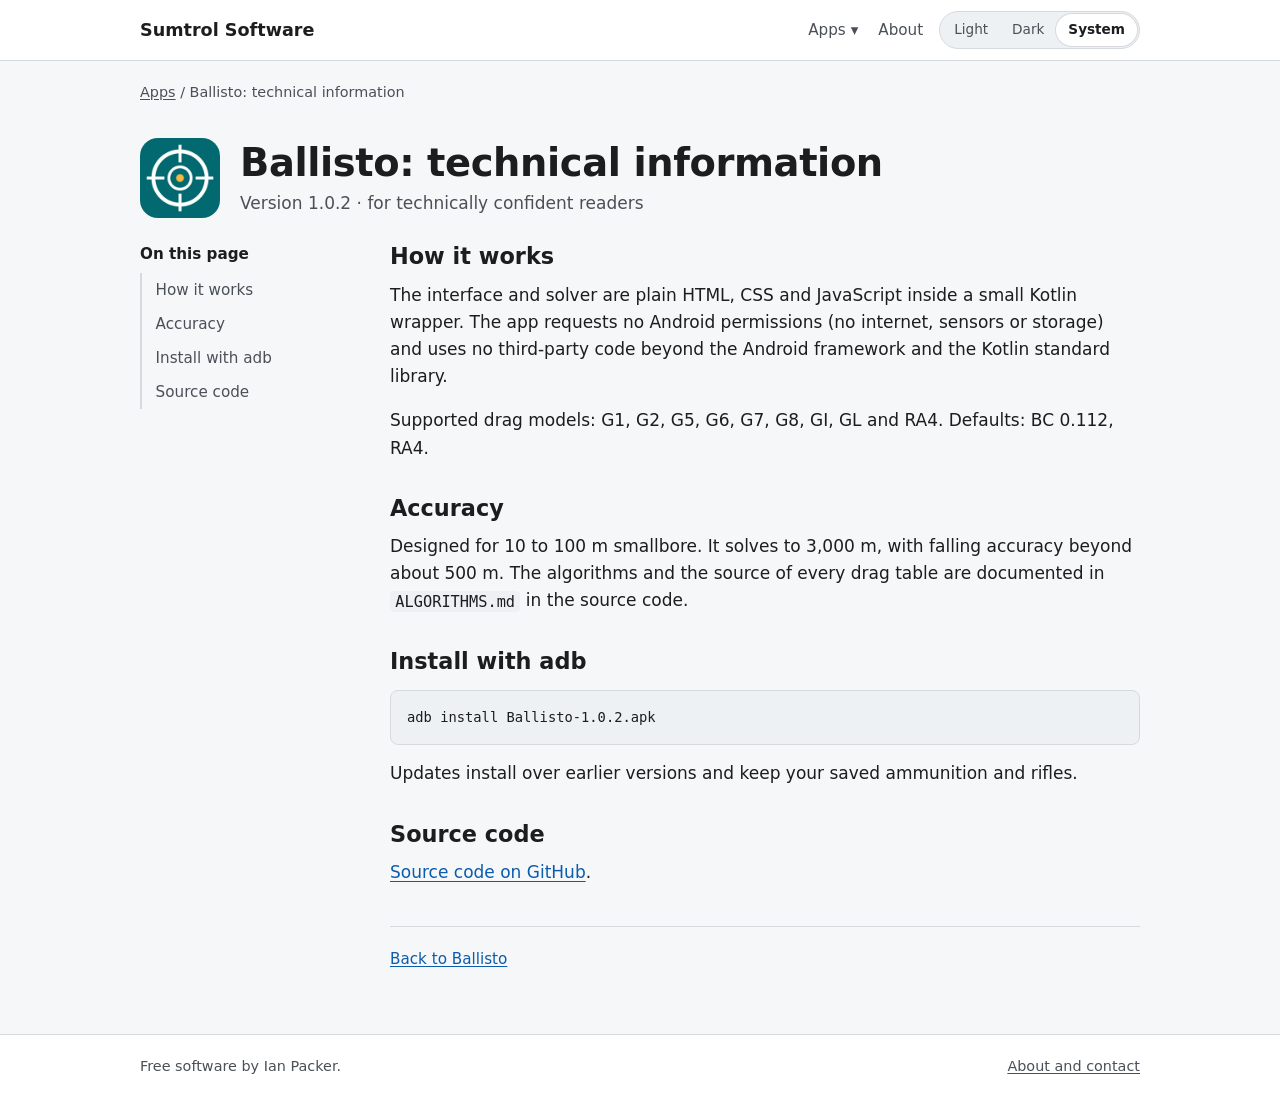
<file: ballisto/technical/index.html>
<!DOCTYPE html>
<!--
  ballisto/technical/index.html - Ballisto technical page: detail for technically confident readers.
  Plain HTML: edit the words directly between the tags. The header and footer
  are repeated on every page, so a change there needs making on each page.
-->
<html lang="en-GB">
<head>
<meta charset="utf-8">
<meta name="viewport" content="width=device-width, initial-scale=1">
<title>Ballisto: technical information</title>
<meta name="description" content="Ballisto technical details: solver, drag models, accuracy limits and adb installation.">
<link rel="canonical" href="https://software.sumtrol.uk/ballisto/technical/">
<meta name="color-scheme" content="light dark">
<meta name="theme-color" content="#ffffff" media="(prefers-color-scheme: light)">
<meta name="theme-color" content="#1c1f23" media="(prefers-color-scheme: dark)">
<meta property="og:title" content="Ballisto: technical information">
<meta property="og:description" content="Ballisto technical details: solver, drag models, accuracy limits and adb installation.">
<meta property="og:type" content="website">
<meta property="og:url" content="https://software.sumtrol.uk/ballisto/technical/">
<link rel="stylesheet" href="../../assets/css/site.css">
<script src="../../assets/js/site.js"></script>
</head>
<body>
<a class="skip" href="#main">Skip to content</a>
<header class="site-header">
  <div class="wrap">
    <a class="brand" href="../../">Sumtrol Software</a>
    <div class="header-right">
      <nav class="site-nav" aria-label="Main">
        <div class="menu">
          <button type="button" class="menu-toggle" aria-expanded="false" aria-controls="apps-menu">Apps <span aria-hidden="true">▾</span></button>
          <ul class="menu-list" id="apps-menu" hidden>
            <li><a href="../../blighter-restrictor/">Blighter Restrictor</a></li>
            <li><a href="../../xtweetdelete/">XTweetDelete</a></li>
            <li><a href="../../ballisto/" aria-current="page">Ballisto</a></li>
            <li class="menu-all"><a href="../../">All apps</a></li>
          </ul>
        </div>
        <a href="../../about/" data-about>About</a>
      </nav>
      <div class="theme-switch" role="group" aria-label="Colour theme">
        <button type="button" data-theme="light" aria-pressed="false">Light</button>
        <button type="button" data-theme="dark" aria-pressed="false">Dark</button>
        <button type="button" data-theme="system" aria-pressed="true">System</button>
      </div>
    </div>
  </div>
</header>
<main id="main">
<div class="wrap">
<p class="crumbs"><a href="../../">Apps</a> / Ballisto: technical information</p>
<div class="app-hero"><img class="app-icon" src="../../assets/img/ballisto-icon.png" alt="" width="80" height="80">
<div><h1>Ballisto: technical information</h1><p class="meta">Version 1.0.2 · for technically confident readers</p></div></div>
<div class="layout">
<nav class="toc" aria-label="On this page"><p>On this page</p><ol><li><a href="#how">How it works</a></li><li><a href="#accuracy">Accuracy</a></li><li><a href="#cli">Install with adb</a></li><li><a href="#source">Source code</a></li></ol></nav>
<div class="content">
<!-- DRAFT -->
<section id="how"><h2>How it works</h2>
<p>The interface and solver are plain HTML, CSS and JavaScript inside a small Kotlin wrapper. The app requests no Android permissions (no internet, sensors or storage) and uses no third-party code beyond the Android framework and the Kotlin standard library.</p>
<p>Supported drag models: G1, G2, G5, G6, G7, G8, GI, GL and RA4. Defaults: BC 0.112, RA4.</p></section>
<section id="accuracy"><h2>Accuracy</h2>
<p>Designed for 10 to 100 m smallbore. It solves to 3,000 m, with falling accuracy beyond about 500 m. The algorithms and the source of every drag table are documented in <code>ALGORITHMS.md</code> in the source code.</p></section>
<section id="cli"><h2>Install with adb</h2>
<pre><code>adb install Ballisto-1.0.2.apk</code></pre>
<p>Updates install over earlier versions and keep your saved ammunition and rifles.</p></section>
<section id="source"><h2>Source code</h2><p><a href="https://github.com/ianp5uk/Ballisto">Source code on GitHub</a>.</p></section>
<p class="tech-link"><a href="../">Back to Ballisto</a></p>
</div></div></div>
</main>
<footer class="site-footer">
  <div class="wrap">
    <span>Free software by Ian Packer.</span>
    <span><a href="../../about/" data-about>About and contact</a></span>
  </div>
</footer>
</body>
</html>
</file>
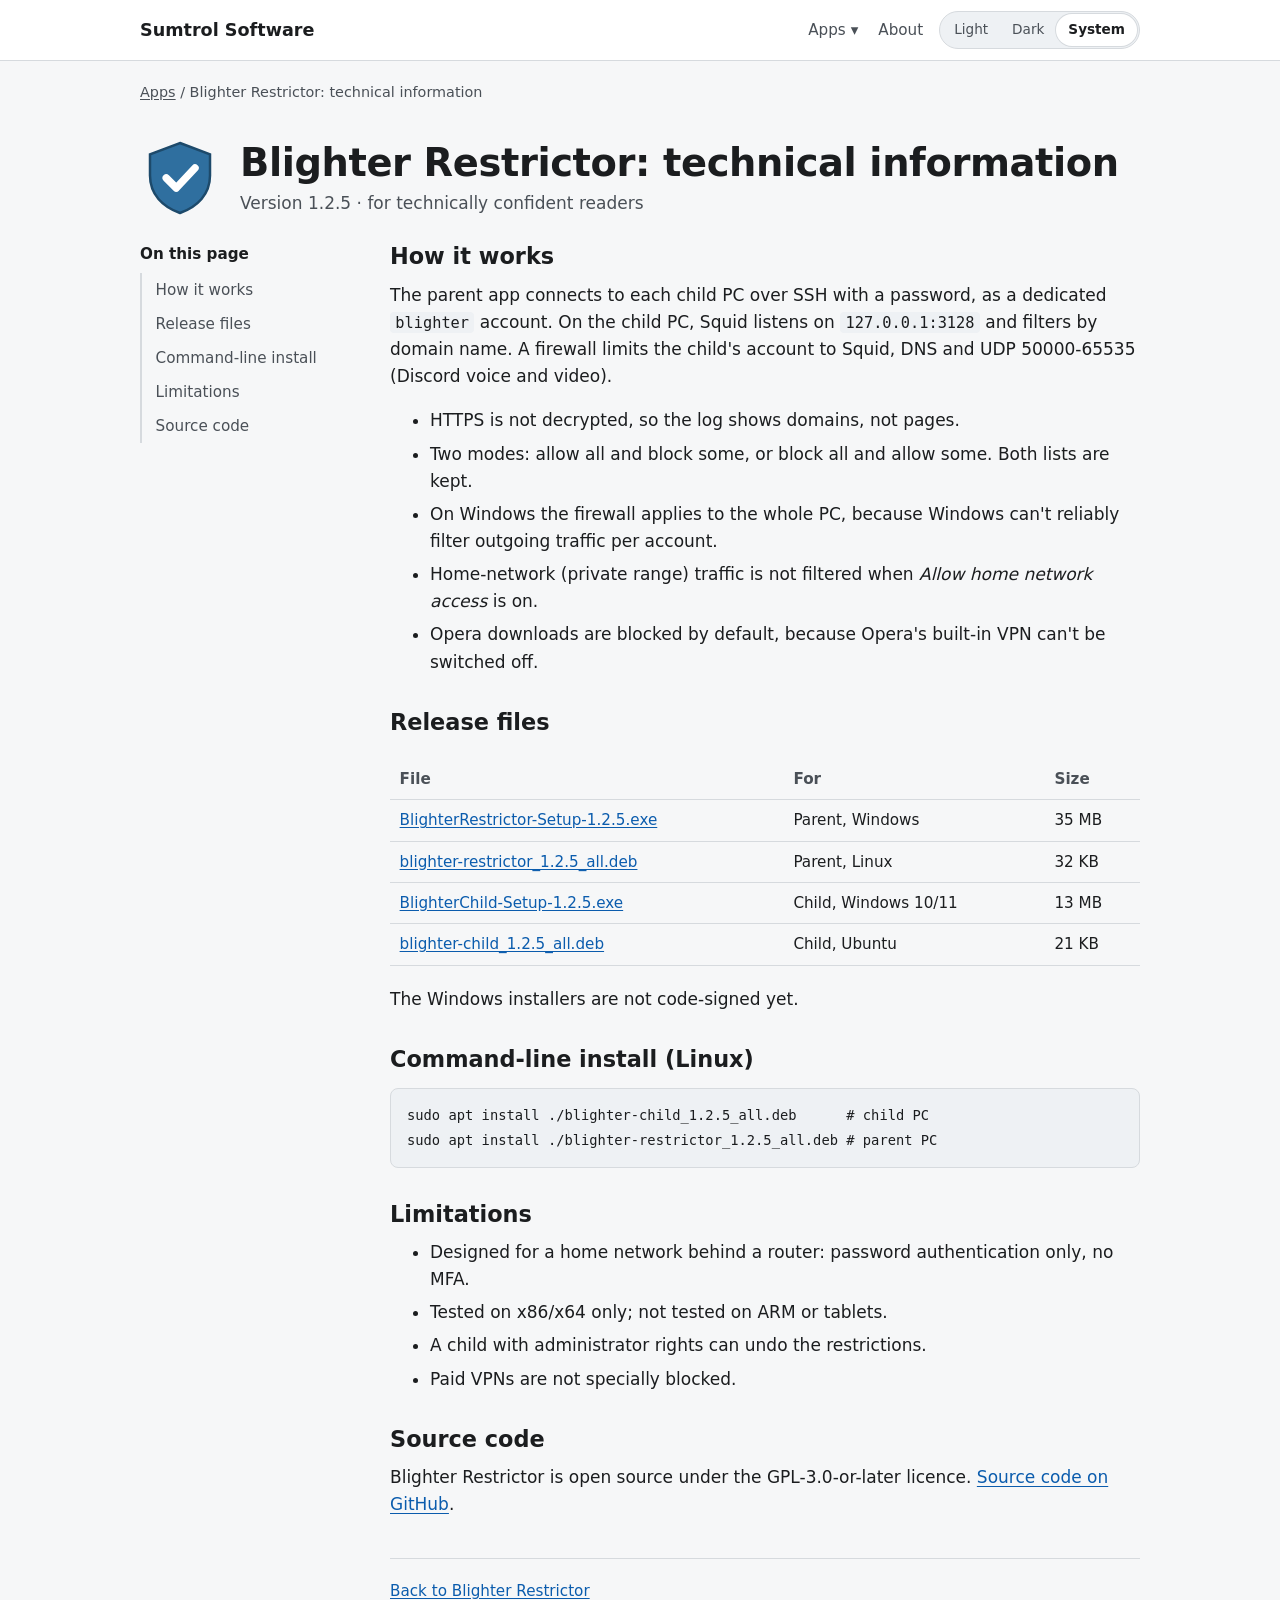
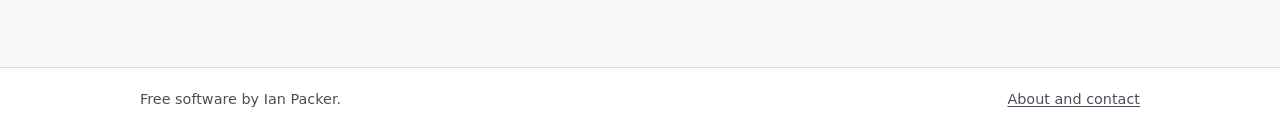
<file: blighter-restrictor/technical/index.html>
<!DOCTYPE html>
<!--
  blighter-restrictor/technical/index.html - Blighter Restrictor technical page: detail for technically confident readers.
  Plain HTML: edit the words directly between the tags. The header and footer
  are repeated on every page, so a change there needs making on each page.
-->
<html lang="en-GB">
<head>
<meta charset="utf-8">
<meta name="viewport" content="width=device-width, initial-scale=1">
<title>Blighter Restrictor: technical information</title>
<meta name="description" content="How Blighter Restrictor works: Squid domain filtering, SSH management, release files and command-line installation.">
<link rel="canonical" href="https://software.sumtrol.uk/blighter-restrictor/technical/">
<meta name="color-scheme" content="light dark">
<meta name="theme-color" content="#ffffff" media="(prefers-color-scheme: light)">
<meta name="theme-color" content="#1c1f23" media="(prefers-color-scheme: dark)">
<meta property="og:title" content="Blighter Restrictor: technical information">
<meta property="og:description" content="How Blighter Restrictor works: Squid domain filtering, SSH management, release files and command-line installation.">
<meta property="og:type" content="website">
<meta property="og:url" content="https://software.sumtrol.uk/blighter-restrictor/technical/">
<link rel="stylesheet" href="../../assets/css/site.css">
<script src="../../assets/js/site.js"></script>
</head>
<body>
<a class="skip" href="#main">Skip to content</a>
<header class="site-header">
  <div class="wrap">
    <a class="brand" href="../../">Sumtrol Software</a>
    <div class="header-right">
      <nav class="site-nav" aria-label="Main">
        <div class="menu">
          <button type="button" class="menu-toggle" aria-expanded="false" aria-controls="apps-menu">Apps <span aria-hidden="true">▾</span></button>
          <ul class="menu-list" id="apps-menu" hidden>
            <li><a href="../../blighter-restrictor/" aria-current="page">Blighter Restrictor</a></li>
            <li><a href="../../xtweetdelete/">XTweetDelete</a></li>
            <li><a href="../../ballisto/">Ballisto</a></li>
            <li class="menu-all"><a href="../../">All apps</a></li>
          </ul>
        </div>
        <a href="../../about/" data-about>About</a>
      </nav>
      <div class="theme-switch" role="group" aria-label="Colour theme">
        <button type="button" data-theme="light" aria-pressed="false">Light</button>
        <button type="button" data-theme="dark" aria-pressed="false">Dark</button>
        <button type="button" data-theme="system" aria-pressed="true">System</button>
      </div>
    </div>
  </div>
</header>
<main id="main">
<div class="wrap">
<p class="crumbs"><a href="../../">Apps</a> / Blighter Restrictor: technical information</p>
<div class="app-hero"><img class="app-icon" src="../../assets/img/blighter-icon.svg" alt="" width="80" height="80">
<div><h1>Blighter Restrictor: technical information</h1><p class="meta">Version 1.2.5 · for technically confident readers</p></div></div>
<div class="layout">
<nav class="toc" aria-label="On this page"><p>On this page</p><ol><li><a href="#how">How it works</a></li><li><a href="#files">Release files</a></li><li><a href="#cli">Command-line install</a></li><li><a href="#limits">Limitations</a></li><li><a href="#source">Source code</a></li></ol></nav>
<div class="content">
<!-- DRAFT: taken from the README; trim or expand as you like. -->
<section id="how"><h2>How it works</h2>
<p>The parent app connects to each child PC over SSH with a password, as a dedicated <code>blighter</code> account. On the child PC, Squid listens on <code>127.0.0.1:3128</code> and filters by domain name. A firewall limits the child's account to Squid, DNS and UDP 50000-65535 (Discord voice and video).</p>
<ul>
<li>HTTPS is not decrypted, so the log shows domains, not pages.</li>
<li>Two modes: allow all and block some, or block all and allow some. Both lists are kept.</li>
<li>On Windows the firewall applies to the whole PC, because Windows can't reliably filter outgoing traffic per account.</li>
<li>Home-network (private range) traffic is not filtered when <em>Allow home network access</em> is on.</li>
<li>Opera downloads are blocked by default, because Opera's built-in VPN can't be switched off.</li>
</ul></section>
<section id="files"><h2>Release files</h2>
<div class="table-wrap"><table><thead><tr><th>File</th><th>For</th><th>Size</th></tr></thead><tbody>
<tr><td><a href="https://github.com/ianp5uk/blighter-restrictor/releases/download/V1.2.5/BlighterRestrictor-Setup-1.2.5.exe">BlighterRestrictor-Setup-1.2.5.exe</a></td><td>Parent, Windows</td><td>35 MB</td></tr>
<tr><td><a href="https://github.com/ianp5uk/blighter-restrictor/releases/download/V1.2.5/blighter-restrictor_1.2.5_all.deb">blighter-restrictor_1.2.5_all.deb</a></td><td>Parent, Linux</td><td>32 KB</td></tr>
<tr><td><a href="https://github.com/ianp5uk/blighter-restrictor/releases/download/V1.2.5/BlighterChild-Setup-1.2.5.exe">BlighterChild-Setup-1.2.5.exe</a></td><td>Child, Windows 10/11</td><td>13 MB</td></tr>
<tr><td><a href="https://github.com/ianp5uk/blighter-restrictor/releases/download/V1.2.5/blighter-child_1.2.5_all.deb">blighter-child_1.2.5_all.deb</a></td><td>Child, Ubuntu</td><td>21 KB</td></tr>
</tbody></table></div>
<p>The Windows installers are not code-signed yet.</p></section>
<section id="cli"><h2>Command-line install (Linux)</h2>
<pre><code>sudo apt install ./blighter-child_1.2.5_all.deb      # child PC
sudo apt install ./blighter-restrictor_1.2.5_all.deb # parent PC</code></pre></section>
<section id="limits"><h2>Limitations</h2>
<ul>
<li>Designed for a home network behind a router: password authentication only, no MFA.</li>
<li>Tested on x86/x64 only; not tested on ARM or tablets.</li>
<li>A child with administrator rights can undo the restrictions.</li>
<li>Paid VPNs are not specially blocked.</li>
</ul></section>
<section id="source"><h2>Source code</h2>
<p>Blighter Restrictor is open source under the GPL-3.0-or-later licence. <a href="https://github.com/ianp5uk/blighter-restrictor">Source code on GitHub</a>.</p></section>
<p class="tech-link"><a href="../">Back to Blighter Restrictor</a></p>
</div></div></div>
</main>
<footer class="site-footer">
  <div class="wrap">
    <span>Free software by Ian Packer.</span>
    <span><a href="../../about/" data-about>About and contact</a></span>
  </div>
</footer>
</body>
</html>
</file>
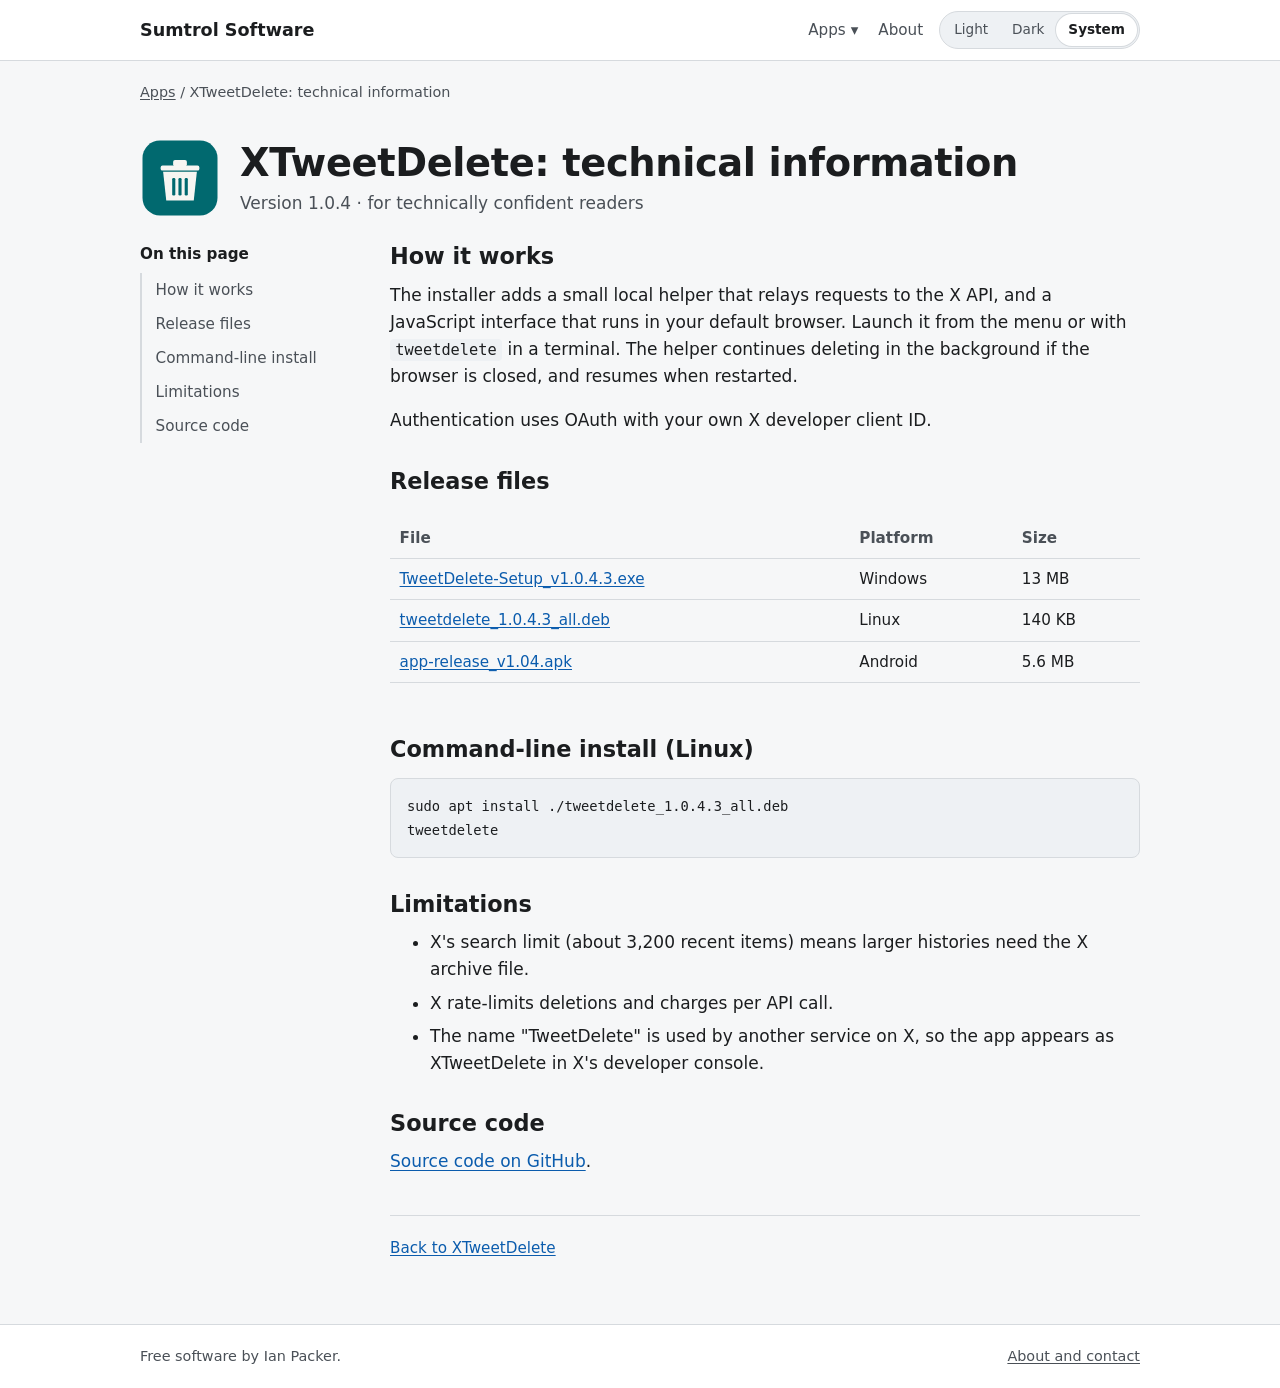
<file: xtweetdelete/technical/index.html>
<!DOCTYPE html>
<!--
  xtweetdelete/technical/index.html - XTweetDelete technical page: detail for technically confident readers.
  Plain HTML: edit the words directly between the tags. The header and footer
  are repeated on every page, so a change there needs making on each page.
-->
<html lang="en-GB">
<head>
<meta charset="utf-8">
<meta name="viewport" content="width=device-width, initial-scale=1">
<title>XTweetDelete: technical information</title>
<meta name="description" content="How XTweetDelete works, release files, command-line installation and X API limits.">
<link rel="canonical" href="https://software.sumtrol.uk/xtweetdelete/technical/">
<meta name="color-scheme" content="light dark">
<meta name="theme-color" content="#ffffff" media="(prefers-color-scheme: light)">
<meta name="theme-color" content="#1c1f23" media="(prefers-color-scheme: dark)">
<meta property="og:title" content="XTweetDelete: technical information">
<meta property="og:description" content="How XTweetDelete works, release files, command-line installation and X API limits.">
<meta property="og:type" content="website">
<meta property="og:url" content="https://software.sumtrol.uk/xtweetdelete/technical/">
<link rel="stylesheet" href="../../assets/css/site.css">
<script src="../../assets/js/site.js"></script>
</head>
<body>
<a class="skip" href="#main">Skip to content</a>
<header class="site-header">
  <div class="wrap">
    <a class="brand" href="../../">Sumtrol Software</a>
    <div class="header-right">
      <nav class="site-nav" aria-label="Main">
        <div class="menu">
          <button type="button" class="menu-toggle" aria-expanded="false" aria-controls="apps-menu">Apps <span aria-hidden="true">▾</span></button>
          <ul class="menu-list" id="apps-menu" hidden>
            <li><a href="../../blighter-restrictor/">Blighter Restrictor</a></li>
            <li><a href="../../xtweetdelete/" aria-current="page">XTweetDelete</a></li>
            <li><a href="../../ballisto/">Ballisto</a></li>
            <li class="menu-all"><a href="../../">All apps</a></li>
          </ul>
        </div>
        <a href="../../about/" data-about>About</a>
      </nav>
      <div class="theme-switch" role="group" aria-label="Colour theme">
        <button type="button" data-theme="light" aria-pressed="false">Light</button>
        <button type="button" data-theme="dark" aria-pressed="false">Dark</button>
        <button type="button" data-theme="system" aria-pressed="true">System</button>
      </div>
    </div>
  </div>
</header>
<main id="main">
<div class="wrap">
<p class="crumbs"><a href="../../">Apps</a> / XTweetDelete: technical information</p>
<div class="app-hero"><img class="app-icon" src="../../assets/img/xtweetdelete-icon.svg" alt="" width="80" height="80">
<div><h1>XTweetDelete: technical information</h1><p class="meta">Version 1.0.4 · for technically confident readers</p></div></div>
<div class="layout">
<nav class="toc" aria-label="On this page"><p>On this page</p><ol><li><a href="#how">How it works</a></li><li><a href="#files">Release files</a></li><li><a href="#cli">Command-line install</a></li><li><a href="#limits">Limitations</a></li><li><a href="#source">Source code</a></li></ol></nav>
<div class="content">
<!-- DRAFT -->
<section id="how"><h2>How it works</h2>
<p>The installer adds a small local helper that relays requests to the X API, and a JavaScript interface that runs in your default browser. Launch it from the menu or with <code>tweetdelete</code> in a terminal. The helper continues deleting in the background if the browser is closed, and resumes when restarted.</p>
<p>Authentication uses OAuth with your own X developer client ID.</p></section>
<section id="files"><h2>Release files</h2>
<div class="table-wrap"><table><thead><tr><th>File</th><th>Platform</th><th>Size</th></tr></thead><tbody>
<tr><td><a href="https://github.com/ianp5uk/XTweetDelete/releases/download/TweetDelete_Windows_V1.0.4.3/TweetDelete-Setup_v1.0.4.3.exe">TweetDelete-Setup_v1.0.4.3.exe</a></td><td>Windows</td><td>13 MB</td></tr>
<tr><td><a href="https://github.com/ianp5uk/XTweetDelete/releases/download/TweetDelete_Linux_V1.0.4.3/tweetdelete_1.0.4.3_all.deb">tweetdelete_1.0.4.3_all.deb</a></td><td>Linux</td><td>140 KB</td></tr>
<tr><td><a href="https://github.com/ianp5uk/XTweetDelete/releases/download/TweetDelete_Android/app-release_v1.04.apk">app-release_v1.04.apk</a></td><td>Android</td><td>5.6 MB</td></tr>
</tbody></table></div></section>
<section id="cli"><h2>Command-line install (Linux)</h2>
<pre><code>sudo apt install ./tweetdelete_1.0.4.3_all.deb
tweetdelete</code></pre></section>
<section id="limits"><h2>Limitations</h2>
<ul><li>X's search limit (about 3,200 recent items) means larger histories need the X archive file.</li>
<li>X rate-limits deletions and charges per API call.</li>
<li>The name "TweetDelete" is used by another service on X, so the app appears as XTweetDelete in X's developer console.</li></ul></section>
<section id="source"><h2>Source code</h2><p><a href="https://github.com/ianp5uk/XTweetDelete">Source code on GitHub</a>.</p></section>
<p class="tech-link"><a href="../">Back to XTweetDelete</a></p>
</div></div></div>
</main>
<footer class="site-footer">
  <div class="wrap">
    <span>Free software by Ian Packer.</span>
    <span><a href="../../about/" data-about>About and contact</a></span>
  </div>
</footer>
</body>
</html>
</file>
<file: assets/css/site.css>
/*
  site.css - the single stylesheet for software.sumtrol.uk.
  Purpose: colours (light and dark), layout, typography and components for the
  catalogue page, the app pages and the technical pages. Uses only the visitor's
  built-in system fonts, so there are no font licences or downloads involved.

  Theme handling:
  - Light colours are the default (:root).
  - Dark colours apply when the visitor picked "Dark" (data-theme="dark"), or
    picked "System" / nothing and their device is set to dark.
  - Every text/background pair below meets WCAG AA contrast (4.5:1 or better).
*/

/* ---------- Colour tokens ---------- */
:root {
  color-scheme: light;
  --bg: #f6f7f8;          /* page background */
  --surface: #ffffff;     /* cards, header */
  --surface-2: #eef1f4;   /* subtle panels, code blocks */
  --text: #1b1d1f;        /* body text (16:1 on surface) */
  --muted: #4a5057;       /* secondary text (8:1 on surface) */
  --line: #d6dade;        /* borders */
  --accent: #0b5cad;      /* links and buttons (6.6:1 on surface) */
  --accent-hover: #084a8c;
  --on-accent: #ffffff;   /* text on accent buttons */
  --warn-bg: #fff4d6;     /* pre-release notice */
  --warn-text: #5c3d00;
  --warn-line: #e8c56a;
  --focus: #0b5cad;
}

/* Dark colours: written once as a mixin-style block, applied two ways. */
:root[data-theme="dark"] {
  color-scheme: dark;
  --bg: #121416;
  --surface: #1c1f23;
  --surface-2: #252a30;
  --text: #e8eaed;        /* 13:1 on surface */
  --muted: #aab1b9;       /* 7.5:1 on surface */
  --line: #353b42;
  --accent: #6cb2ff;      /* 7.4:1 on surface */
  --accent-hover: #95c8ff;
  --on-accent: #0b1420;
  --warn-bg: #3a2e10;
  --warn-text: #ffe2a3;
  --warn-line: #7a5f1f;
  --focus: #95c8ff;
}
@media (prefers-color-scheme: dark) {
  :root:not([data-theme="light"]):not([data-theme="dark"]) {
    color-scheme: dark;
    --bg: #121416;
    --surface: #1c1f23;
    --surface-2: #252a30;
    --text: #e8eaed;
    --muted: #aab1b9;
    --line: #353b42;
    --accent: #6cb2ff;
    --accent-hover: #95c8ff;
    --on-accent: #0b1420;
    --warn-bg: #3a2e10;
    --warn-text: #ffe2a3;
    --warn-line: #7a5f1f;
    --focus: #95c8ff;
  }
}

/* ---------- Base ---------- */
*, *::before, *::after { box-sizing: border-box; }
html { -webkit-text-size-adjust: 100%; text-size-adjust: 100%; }
body {
  margin: 0;
  background: var(--bg);
  color: var(--text);
  font-family: system-ui, -apple-system, "Segoe UI", Roboto, Ubuntu, Cantarell, "Noto Sans", "Helvetica Neue", Arial, sans-serif;
  font-size: 1.0625rem;
  line-height: 1.6;
}
img { max-width: 100%; height: auto; display: block; }
a { color: var(--accent); text-underline-offset: 0.15em; }
a:hover { color: var(--accent-hover); }
:focus-visible { outline: 3px solid var(--focus); outline-offset: 2px; border-radius: 4px; }
h1, h2, h3 { line-height: 1.25; margin: 0 0 0.5em; }
h1 { font-size: clamp(1.75rem, 1.3rem + 2vw, 2.4rem); letter-spacing: -0.01em; }
h2 { font-size: 1.4rem; margin-top: 2rem; }
h3 { font-size: 1.1rem; margin-top: 1.5rem; }
p, ul, ol { margin: 0 0 1em; }
li { margin-bottom: 0.35em; }
code, pre { font-family: ui-monospace, "Cascadia Mono", "DejaVu Sans Mono", Menlo, Consolas, monospace; font-size: 0.9em; }
code { background: var(--surface-2); padding: 0.1em 0.35em; border-radius: 4px; }
pre { background: var(--surface-2); border: 1px solid var(--line); border-radius: 8px; padding: 0.9rem 1rem; overflow-x: auto; }
pre code { background: none; padding: 0; }

.skip { position: absolute; left: -999px; top: 0; background: var(--surface); padding: 0.5rem 1rem; z-index: 10; }
.skip:focus { left: 0.5rem; top: 0.5rem; }

.wrap { max-width: 1040px; margin: 0 auto; padding: 0 1.25rem; }
.narrow { max-width: 760px; }

/* ---------- Header ---------- */
.site-header { background: var(--surface); border-bottom: 1px solid var(--line); }
.site-header .wrap { display: flex; align-items: center; justify-content: space-between; gap: 1rem; min-height: 60px; flex-wrap: wrap; padding-top: 0.5rem; padding-bottom: 0.5rem; }
.brand { font-weight: 700; font-size: 1.1rem; color: var(--text); text-decoration: none; }
.brand:hover { color: var(--text); }
.header-right { display: flex; align-items: center; gap: 1rem; flex-wrap: wrap; }
.site-nav a { color: var(--muted); text-decoration: none; font-size: 0.95rem; margin-left: 1rem; }
.site-nav a:first-child { margin-left: 0; }
.site-nav a:hover, .site-nav a[aria-current="page"] { color: var(--text); }

/* Apps drop-down menu */
.site-nav { display: flex; align-items: center; }
.menu { position: relative; }
.menu-toggle {
  font: inherit; font-size: 0.95rem; background: none; border: 0; color: var(--muted); cursor: pointer;
  padding: 0.35rem 0.25rem; min-height: 36px;
}
.menu-toggle:hover, .menu-toggle[aria-expanded="true"] { color: var(--text); }
.menu-list {
  position: absolute; top: calc(100% + 6px); left: 0; z-index: 20; min-width: 220px; max-width: calc(100vw - 2rem);
  list-style: none; margin: 0; padding: 0.35rem; background: var(--surface); border: 1px solid var(--line);
  border-radius: 10px; box-shadow: 0 8px 24px rgba(0, 0, 0, 0.18);
}
.menu-list[hidden] { display: none; }
.menu-list li { margin: 0; }
.site-nav .menu-list a { display: block; margin: 0; padding: 0.55rem 0.75rem; border-radius: 6px; color: var(--text); font-size: 0.95rem; }
.site-nav .menu-list a:hover, .site-nav .menu-list a:focus-visible { background: var(--surface-2); }
.site-nav .menu-list a[aria-current="page"] { font-weight: 700; }
.menu-all { border-top: 1px solid var(--line); margin-top: 0.3rem !important; padding-top: 0.3rem; }
.site-nav .menu-all a { color: var(--accent); }

/* About pop-up */
.about-dialog {
  width: min(560px, calc(100vw - 2rem)); max-height: calc(100dvh - 2rem); overflow: auto;
  background: var(--surface); color: var(--text); border: 1px solid var(--line); border-radius: 14px; padding: 1.5rem 1.5rem 1.25rem;
}
.about-dialog::backdrop { background: rgba(0, 0, 0, 0.55); }
.about-dialog h1 { font-size: 1.6rem; padding-right: 2rem; }
.about-dialog .dialog-body > :last-child { margin-bottom: 0; }
.dialog-close {
  position: absolute; top: 0.6rem; right: 0.6rem; width: 40px; height: 40px; border-radius: 50%;
  font-size: 1.5rem; line-height: 1; border: 1px solid var(--line); background: var(--surface-2); color: var(--text); cursor: pointer;
}
.dialog-close:hover { border-color: var(--accent); }

/* Theme switch: three-way segmented control */
.theme-switch { display: inline-flex; border: 1px solid var(--line); border-radius: 999px; padding: 2px; background: var(--surface-2); }
.theme-switch button {
  font: inherit; font-size: 0.85rem; border: 0; background: transparent; color: var(--muted);
  padding: 0.3rem 0.75rem; border-radius: 999px; cursor: pointer; min-height: 32px;
}
.theme-switch button[aria-pressed="true"] { background: var(--surface); color: var(--text); font-weight: 600; box-shadow: 0 0 0 1px var(--line); }

/* ---------- Catalogue (home) ---------- */
.intro { padding: 2.5rem 0 1.5rem; }
.intro p { color: var(--muted); font-size: 1.15rem; max-width: 40rem; }
.app-grid { display: grid; grid-template-columns: repeat(auto-fill, minmax(290px, 1fr)); gap: 1.25rem; padding-bottom: 3rem; list-style: none; margin: 0; padding-left: 0; }
.app-card {
  background: var(--surface); border: 1px solid var(--line); border-radius: 12px; padding: 1.25rem;
  display: flex; flex-direction: column; gap: 0.75rem; margin: 0;
}
.app-card .head { display: flex; align-items: center; gap: 0.85rem; }
.app-icon { width: 56px; height: 56px; border-radius: 12px; flex-shrink: 0; }
.app-card h2 { font-size: 1.2rem; margin: 0; }
.app-card p { margin: 0; color: var(--muted); }
/* Platform chips always sit above the button, so every card lines up the same way at any width */
.app-card .foot { margin-top: auto; display: flex; flex-direction: column; align-items: flex-start; gap: 0.75rem; padding-top: 0.25rem; }
.app-card.soon { border-style: dashed; background: transparent; }

.chips { display: flex; flex-wrap: wrap; gap: 0.35rem; list-style: none; padding: 0; margin: 0; }
.chips li { margin: 0; border: 1px solid var(--line); color: var(--muted); font-size: 0.8rem; padding: 0.05rem 0.6rem; border-radius: 999px; }

.badge { display: inline-block; font-size: 0.78rem; font-weight: 600; padding: 0.1rem 0.55rem; border-radius: 999px; background: var(--warn-bg); color: var(--warn-text); border: 1px solid var(--warn-line); vertical-align: middle; }

/* ---------- Buttons ---------- */
.btn {
  display: inline-flex; align-items: center; justify-content: center; gap: 0.4rem;
  background: var(--accent); color: var(--on-accent); text-decoration: none; font-weight: 600;
  padding: 0.6rem 1.1rem; border-radius: 8px; min-height: 44px; border: 1px solid var(--accent);
}
.btn:hover { background: var(--accent-hover); border-color: var(--accent-hover); color: var(--on-accent); }
.btn.secondary { background: transparent; color: var(--accent); }
.btn.secondary:hover { background: var(--surface-2); color: var(--accent-hover); }

/* ---------- App page ---------- */
.crumbs { font-size: 0.9rem; color: var(--muted); padding-top: 1.25rem; }
.crumbs a { color: var(--muted); }
.app-hero { display: flex; gap: 1.25rem; align-items: center; padding: 1.25rem 0 0.5rem; }
.app-hero .app-icon { width: 80px; height: 80px; border-radius: 18px; }
.app-hero h1 { margin: 0; }
.app-hero .meta { color: var(--muted); margin: 0.2rem 0 0; }
.lead { font-size: 1rem; }
.small { font-size: 0.85rem; }

.notice { background: var(--warn-bg); color: var(--warn-text); border: 1px solid var(--warn-line); border-radius: 10px; padding: 0.9rem 1.1rem; margin: 1rem 0; }
.notice strong { color: inherit; }
.notice a { color: inherit; }

.layout { display: grid; grid-template-columns: 210px 1fr; gap: 2.5rem; padding: 1rem 0 3rem; align-items: start; }
.toc { position: sticky; top: 1rem; font-size: 0.95rem; }
.toc p { font-weight: 600; margin-bottom: 0.4rem; }
.toc ol { list-style: none; padding: 0; margin: 0; border-left: 2px solid var(--line); }
.toc li { margin: 0; }
.toc a { display: block; padding: 0.3rem 0 0.3rem 0.85rem; color: var(--muted); text-decoration: none; margin-left: -2px; border-left: 2px solid transparent; }
.toc a:hover { color: var(--text); border-left-color: var(--accent); }
.content { min-width: 0; }
.content > section:first-child h2 { margin-top: 0; }
section { scroll-margin-top: 1rem; }

.panel { background: var(--surface); border: 1px solid var(--line); border-radius: 12px; padding: 1.1rem 1.25rem; margin: 1rem 0; }
.panel > :last-child { margin-bottom: 0; }

/* Screenshots sit on a fixed light frame so they stay visible in dark mode */
.shot { margin: 1rem 0 1.5rem; }
.shot img { border: 1px solid var(--line); border-radius: 10px; background: #ffffff; }
.shot.phone img { max-width: 300px; }
.shot figcaption { font-size: 0.9rem; color: var(--muted); margin-top: 0.5rem; }

/* Download blocks */
.downloads { display: grid; grid-template-columns: repeat(auto-fill, minmax(230px, 1fr)); gap: 0.85rem; margin: 0.75rem 0 1rem; }
.dl {
  display: flex; flex-direction: column; gap: 0.15rem; text-decoration: none; color: var(--text);
  background: var(--surface); border: 1px solid var(--line); border-radius: 10px; padding: 0.9rem 1rem; min-height: 44px;
}
.dl:hover { border-color: var(--accent); color: var(--text); }
.dl .os { font-weight: 700; color: var(--accent); }
.dl .file { font-size: 0.85rem; color: var(--muted); overflow-wrap: anywhere; }
.dl.recommended { border: 2px solid var(--accent); }
.dl .rec { display: none; font-size: 0.78rem; font-weight: 600; color: var(--muted); }
.dl.recommended .rec { display: block; }
.dl-group h3 { margin-top: 1.25rem; }

.steps { counter-reset: step; list-style: none; padding: 0; }
.steps > li { counter-increment: step; position: relative; padding-left: 2.6rem; margin-bottom: 1rem; }
.steps > li::before {
  content: counter(step); position: absolute; left: 0; top: 0; width: 1.8rem; height: 1.8rem; border-radius: 50%;
  background: var(--surface-2); border: 1px solid var(--line); color: var(--text); font-weight: 700; font-size: 0.9rem;
  display: flex; align-items: center; justify-content: center;
}
.expect { color: var(--muted); font-size: 0.95rem; display: block; margin-top: 0.2rem; }

details { background: var(--surface); border: 1px solid var(--line); border-radius: 10px; padding: 0.75rem 1rem; margin: 0.6rem 0; }
details summary { cursor: pointer; font-weight: 600; }
details[open] summary { margin-bottom: 0.5rem; }

.tech-link { margin-top: 2.5rem; padding-top: 1.25rem; border-top: 1px solid var(--line); color: var(--muted); font-size: 0.95rem; }

table { width: 100%; border-collapse: collapse; margin: 0.75rem 0 1.25rem; font-size: 0.95rem; }
th, td { text-align: left; padding: 0.5rem 0.6rem; border-bottom: 1px solid var(--line); vertical-align: top; }
th { color: var(--muted); font-weight: 600; }
.table-wrap { overflow-x: auto; }

/* ---------- Footer ---------- */
.site-footer { border-top: 1px solid var(--line); background: var(--surface); color: var(--muted); font-size: 0.9rem; }
.site-footer .wrap { padding-top: 1.25rem; padding-bottom: 1.25rem; display: flex; justify-content: space-between; gap: 1rem; flex-wrap: wrap; }
.site-footer a { color: var(--muted); }

/* ---------- Small screens ---------- */
@media (max-width: 760px) {
  .layout { grid-template-columns: 1fr; gap: 0.5rem; }
  .toc { position: static; background: var(--surface); border: 1px solid var(--line); border-radius: 10px; padding: 0.75rem 1rem; }
  .toc ol { border-left: 0; display: flex; flex-wrap: wrap; gap: 0.25rem 1rem; }
  .toc a { padding: 0.2rem 0; border-left: 0; margin: 0; }
  .app-hero .app-icon { width: 64px; height: 64px; border-radius: 14px; }
  .site-nav a { margin-left: 0.75rem; }
}
@media (max-width: 420px) {
  .wrap { padding: 0 1rem; }
  .site-header .wrap { justify-content: center; }
  .header-right { justify-content: center; }
}
@media print {
  .site-header, .theme-switch, .toc, .site-footer { display: none; }
}
</file>
